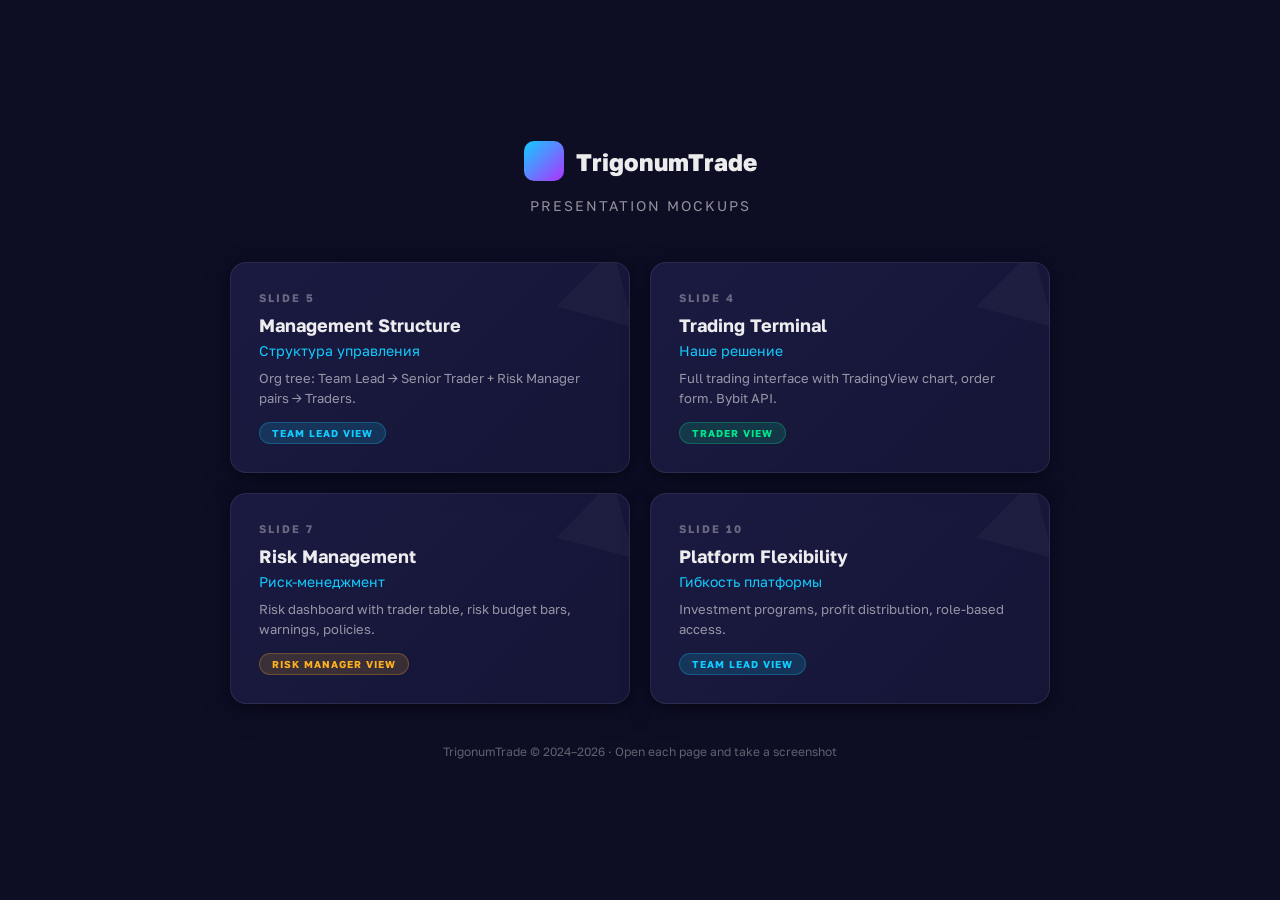
<file: index.html>
<!DOCTYPE html>
<html lang="en">
<head>
<meta charset="UTF-8">
<meta name="viewport" content="width=device-width, initial-scale=1.0">
<title>TrigonumTrade — Presentation Mockups</title>
<link href="https://fonts.googleapis.com/css2?family=Golos+Text:wght@400;500;600;700;800;900&display=swap" rel="stylesheet">
<link rel="stylesheet" href="shared-tokens.css">
<style>
* { margin: 0; padding: 0; box-sizing: border-box; }
body { font-family: var(--font); background: var(--navy-900); color: var(--white-92); min-height: 100vh; display: flex; align-items: center; justify-content: center; }
.container { max-width: 900px; padding: 60px 40px; }
.header { text-align: center; margin-bottom: 48px; }
.logo-row { display: flex; align-items: center; justify-content: center; gap: 12px; margin-bottom: 16px; }
.logo-box { width: 40px; height: 40px; background: linear-gradient(135deg, var(--cyan), var(--purple)); border-radius: 10px; }
.logo-text { font-size: 24px; font-weight: 800; }
.subtitle { font-size: 14px; color: var(--white-55); letter-spacing: 2px; text-transform: uppercase; }
.cards { display: grid; grid-template-columns: repeat(2, 1fr); gap: 20px; }
.mockup-card { background: var(--card-gradient); border: 1px solid var(--white-08); border-radius: var(--r-lg); padding: 28px; text-decoration: none; color: var(--white-92); position: relative; overflow: hidden; box-shadow: var(--shadow-card); transition: transform 0.2s, box-shadow 0.2s; }
.mockup-card:hover { transform: translateY(-4px); box-shadow: var(--shadow-elevated); border-color: var(--white-15); }
.mockup-card::before { content: ''; position: absolute; top: -15px; right: -15px; width: 0; height: 0; border-left: 40px solid transparent; border-right: 40px solid transparent; border-bottom: 70px solid var(--white-03); transform: rotate(15deg); pointer-events: none; }
.slide-num { font-size: 11px; font-weight: 700; letter-spacing: 2px; text-transform: uppercase; color: var(--white-35); margin-bottom: 10px; }
.card-title { font-size: 18px; font-weight: 700; margin-bottom: 6px; }
.card-title-ru { font-size: 14px; color: var(--cyan); margin-bottom: 10px; }
.card-desc { font-size: 13px; color: var(--white-55); line-height: 1.5; }
.card-role { display: inline-block; margin-top: 14px; padding: 4px 12px; border-radius: var(--r-full); font-size: 10px; font-weight: 700; letter-spacing: 1px; text-transform: uppercase; }
.role-tl { background: rgba(18,204,255,0.15); color: var(--cyan); border: 1px solid rgba(18,204,255,0.25); }
.role-rm { background: rgba(255,176,32,0.15); color: var(--amber); border: 1px solid rgba(255,176,32,0.25); }
.role-trader { background: rgba(0,230,138,0.15); color: var(--green); border: 1px solid rgba(0,230,138,0.25); }
.footer { text-align: center; margin-top: 40px; font-size: 12px; color: var(--white-35); }
</style>
</head>
<body>
<div class="container">
  <div class="header">
    <div class="logo-row"><div class="logo-box"></div><span class="logo-text">TrigonumTrade</span></div>
    <div class="subtitle">Presentation Mockups</div>
  </div>
  <div class="cards">
    <a href="pres-org-structure.html" class="mockup-card">
      <div class="slide-num">Slide 5</div>
      <div class="card-title">Management Structure</div>
      <div class="card-title-ru">Структура управления</div>
      <div class="card-desc">Org tree: Team Lead → Senior Trader + Risk Manager pairs → Traders.</div>
      <span class="card-role role-tl">Team Lead View</span>
    </a>
    <a href="pres-trading.html" class="mockup-card">
      <div class="slide-num">Slide 4</div>
      <div class="card-title">Trading Terminal</div>
      <div class="card-title-ru">Наше решение</div>
      <div class="card-desc">Full trading interface with TradingView chart, order form. Bybit API.</div>
      <span class="card-role role-trader">Trader View</span>
    </a>
    <a href="pres-risk-management.html" class="mockup-card">
      <div class="slide-num">Slide 7</div>
      <div class="card-title">Risk Management</div>
      <div class="card-title-ru">Риск-менеджмент</div>
      <div class="card-desc">Risk dashboard with trader table, risk budget bars, warnings, policies.</div>
      <span class="card-role role-rm">Risk Manager View</span>
    </a>
    <a href="pres-platform-flexibility.html" class="mockup-card">
      <div class="slide-num">Slide 10</div>
      <div class="card-title">Platform Flexibility</div>
      <div class="card-title-ru">Гибкость платформы</div>
      <div class="card-desc">Investment programs, profit distribution, role-based access.</div>
      <span class="card-role role-tl">Team Lead View</span>
    </a>
  </div>
  <div class="footer">TrigonumTrade © 2024–2026 · Open each page and take a screenshot</div>
</div>
</body>
</html>
</file>
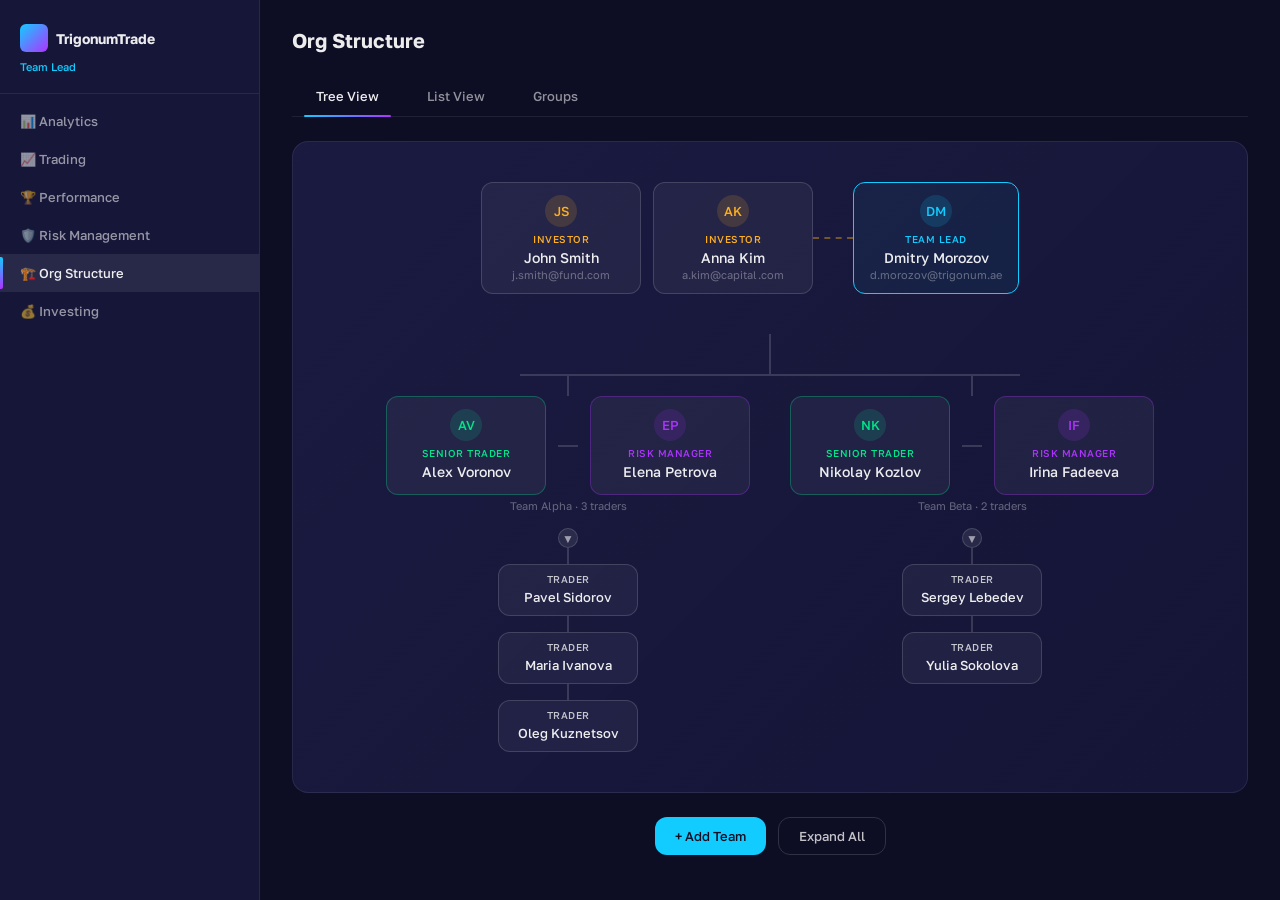
<file: pres-org-structure.html>
<!DOCTYPE html>
<html lang="en">
<head>
<meta charset="UTF-8">
<meta name="viewport" content="width=device-width, initial-scale=1.0">
<title>TrigonumTrade — Org Structure (Presentation)</title>
<link href="https://fonts.googleapis.com/css2?family=Golos+Text:wght@400;500;600;700;800;900&display=swap" rel="stylesheet">
<link rel="stylesheet" href="shared-tokens.css">
<style>
*, *::before, *::after { box-sizing: border-box; margin: 0; padding: 0; }
body { font-family: var(--font); background: var(--navy-900); color: var(--white-92); min-height: 100vh; }
.workspace { display: flex; min-height: 100vh; }
.sidebar { width: 260px; background: var(--navy-800); border-right: 1px solid var(--white-08); padding: 24px 0; flex-shrink: 0; }
.sidebar-brand { padding: 0 20px 20px; border-bottom: 1px solid var(--white-08); margin-bottom: 8px; }
.logo { display: flex; align-items: center; gap: 8px; text-decoration: none; color: var(--white-92); }
.logo-box { width: 28px; height: 28px; background: linear-gradient(135deg, var(--cyan), var(--purple)); border-radius: 6px; }
.logo-text { font-size: 14px; font-weight: 700; }
.role-tag { display: block; margin-top: 8px; font-size: 11px; font-weight: 500; letter-spacing: normal; text-transform: none; color: var(--cyan); }
.nav-item { display: flex; align-items: center; gap: 10px; padding: 11px 20px; font-size: 13px; font-weight: 500; color: var(--white-55); position: relative; cursor: pointer; text-decoration: none; text-transform: none; letter-spacing: normal; }
.nav-item:hover { color: var(--white-75); background: var(--white-05); }
.nav-item.active { color: var(--white-92); background: var(--white-08); }
.nav-item.active::before { content: ''; position: absolute; left: 0; top: 3px; bottom: 3px; width: 3px; border-radius: 0 2px 2px 0; background: linear-gradient(180deg, var(--cyan), var(--purple)); }
.main { flex: 1; padding: 28px 32px; overflow: auto; }
.sub-tabs { display: flex; border-bottom: 1px solid var(--white-08); margin-bottom: 24px; }
.sub-tab { padding: 12px 24px; font-size: 13px; font-weight: 500; color: var(--white-55); background: none; border: none; cursor: pointer; position: relative; }
.sub-tab:hover { color: var(--white-75); }
.sub-tab.active { color: var(--white-92); }
.sub-tab.active::after { content: ''; position: absolute; bottom: -1px; left: 12px; right: 12px; height: 2px; background: linear-gradient(90deg, var(--cyan), var(--purple)); border-radius: 2px; }
.page-header { display: flex; align-items: center; justify-content: space-between; margin-bottom: 24px; }
.page-title { font-size: 20px; font-weight: 700; }
.tree-container { background: var(--card-gradient); border: 1px solid var(--white-08); border-radius: var(--r-lg); padding: 40px 32px; overflow-x: auto; }
.tree-root { display: flex; flex-direction: column; align-items: center; }
.root-level { display: flex; align-items: center; gap: 0; margin-bottom: 40px; position: relative; }
.tree-node { background: var(--white-05); border: 1px solid var(--white-15); border-radius: var(--r-md); padding: 12px 16px; min-width: 160px; text-align: center; position: relative; cursor: pointer; transition: all 0.2s; }
.tree-node:hover { border-color: var(--cyan); background: var(--white-08); }
.node-avatar { width: 32px; height: 32px; border-radius: 50%; background: var(--white-08); display: flex; align-items: center; justify-content: center; margin: 0 auto 6px; font-size: 13px; font-weight: 500; color: var(--white-55); }
.node-role { font-size: 10px; font-weight: 500; text-transform: uppercase; letter-spacing: 0.5px; margin-bottom: 4px; }
.node-role.team-lead { color: var(--cyan); } .node-role.investor { color: var(--amber); }
.node-role.senior-trader { color: var(--green); } .node-role.risk-manager { color: var(--purple); }
.node-role.trader { color: var(--white-75); }
.node-name { font-size: 14px; font-weight: 500; color: var(--white-92); margin-bottom: 2px; }
.node-email { font-size: 11px; color: var(--white-35); }
.investors-group { display: flex; gap: 12px; }
.dashed-line { width: 40px; height: 0; border-top: 2px dashed var(--amber); opacity: 0.4; }
.vertical-connector { width: 2px; height: 40px; background: var(--white-15); margin: 0 auto; }
.pairs-level { display: flex; gap: 40px; justify-content: center; }
.pair-group { display: flex; flex-direction: column; align-items: center; }
.pair-header { display: flex; align-items: center; gap: 12px; margin-bottom: 4px; }
.pair-connector-line { width: 20px; height: 2px; background: var(--white-15); }
.pair-label { font-size: 11px; color: var(--white-35); margin-bottom: 12px; text-align: center; }
.expand-toggle { width: 20px; height: 20px; border-radius: 50%; background: var(--white-08); border: 1px solid var(--white-15); display: flex; align-items: center; justify-content: center; cursor: pointer; font-size: 12px; color: var(--white-55); margin-top: 4px; }
.traders-list { display: flex; flex-direction: column; align-items: center; gap: 0; }
.trader-connector { width: 2px; height: 16px; background: var(--white-15); }
.tree-node.trader-node { min-width: 140px; padding: 8px 12px; }
.tree-node.trader-node .node-name { font-size: 13px; }
.bottom-toolbar { display: flex; gap: 12px; margin-top: 24px; justify-content: center; }
</style>
</head>
<body>
<div class="video-bg-container"><video src="https://ipostny.github.io/trigonum-design-mockups/video-header.mp4" autoplay muted loop playsinline></video></div>
<div class="prototype-badge">PROTOTYPE</div>
<div class="workspace">
  <div class="sidebar">
    <div class="sidebar-brand"><a class="logo"><div class="logo-box"></div><span class="logo-text">TrigonumTrade</span></a><div class="role-tag">Team Lead</div></div>
    <a class="nav-item">&#128202; Analytics</a><a class="nav-item">&#128200; Trading</a><a class="nav-item">&#127942; Performance</a>
    <a class="nav-item">&#128737;&#65039; Risk Management</a><a class="nav-item active">&#127959;&#65039; Org Structure</a><a class="nav-item">&#128176; Investing</a>
  </div>
  <div class="main">
    <div class="page-header"><h1 class="page-title">Org Structure</h1></div>
    <div class="sub-tabs"><button class="sub-tab active">Tree View</button><button class="sub-tab">List View</button><button class="sub-tab">Groups</button></div>
    <div class="tree-container"><div class="tree-root">
      <div class="root-level">
        <div class="investors-group">
          <div class="tree-node"><div class="node-avatar" style="background:rgba(255,176,32,0.15);color:var(--amber);">JS</div><div class="node-role investor">Investor</div><div class="node-name">John Smith</div><div class="node-email">j.smith@fund.com</div></div>
          <div class="tree-node"><div class="node-avatar" style="background:rgba(255,176,32,0.15);color:var(--amber);">AK</div><div class="node-role investor">Investor</div><div class="node-name">Anna Kim</div><div class="node-email">a.kim@capital.com</div></div>
        </div>
        <div class="dashed-line"></div>
        <div class="tree-node" style="border-color:var(--cyan);background:rgba(18,204,255,0.05);"><div class="node-avatar" style="background:rgba(18,204,255,0.15);color:var(--cyan);">DM</div><div class="node-role team-lead">Team Lead</div><div class="node-name">Dmitry Morozov</div><div class="node-email">d.morozov@trigonum.ae</div></div>
        <div style="width:40px;"></div>
      </div>
      <div class="vertical-connector"></div>
      <div style="width:500px;height:2px;background:var(--white-15);margin-bottom:0;"></div>
      <div class="pairs-level">
        <div class="pair-group">
          <div style="width:2px;height:20px;background:var(--white-15);margin:0 auto;"></div>
          <div class="pair-header">
            <div class="tree-node" style="border-color:rgba(0,230,138,0.3);"><div class="node-avatar" style="background:rgba(0,230,138,0.15);color:var(--green);">AV</div><div class="node-role senior-trader">Senior Trader</div><div class="node-name">Alex Voronov</div></div>
            <div class="pair-connector-line"></div>
            <div class="tree-node" style="border-color:rgba(175,51,255,0.3);"><div class="node-avatar" style="background:rgba(175,51,255,0.15);color:var(--purple);">EP</div><div class="node-role risk-manager">Risk Manager</div><div class="node-name">Elena Petrova</div></div>
          </div>
          <div class="pair-label">Team Alpha · 3 traders</div>
          <div class="expand-toggle">&#9660;</div>
          <div class="traders-list">
            <div class="trader-connector"></div><div class="tree-node trader-node"><div class="node-role trader">Trader</div><div class="node-name">Pavel Sidorov</div></div>
            <div class="trader-connector"></div><div class="tree-node trader-node"><div class="node-role trader">Trader</div><div class="node-name">Maria Ivanova</div></div>
            <div class="trader-connector"></div><div class="tree-node trader-node"><div class="node-role trader">Trader</div><div class="node-name">Oleg Kuznetsov</div></div>
          </div>
        </div>
        <div class="pair-group">
          <div style="width:2px;height:20px;background:var(--white-15);margin:0 auto;"></div>
          <div class="pair-header">
            <div class="tree-node" style="border-color:rgba(0,230,138,0.3);"><div class="node-avatar" style="background:rgba(0,230,138,0.15);color:var(--green);">NK</div><div class="node-role senior-trader">Senior Trader</div><div class="node-name">Nikolay Kozlov</div></div>
            <div class="pair-connector-line"></div>
            <div class="tree-node" style="border-color:rgba(175,51,255,0.3);"><div class="node-avatar" style="background:rgba(175,51,255,0.15);color:var(--purple);">IF</div><div class="node-role risk-manager">Risk Manager</div><div class="node-name">Irina Fadeeva</div></div>
          </div>
          <div class="pair-label">Team Beta · 2 traders</div>
          <div class="expand-toggle">&#9660;</div>
          <div class="traders-list">
            <div class="trader-connector"></div><div class="tree-node trader-node"><div class="node-role trader">Trader</div><div class="node-name">Sergey Lebedev</div></div>
            <div class="trader-connector"></div><div class="tree-node trader-node"><div class="node-role trader">Trader</div><div class="node-name">Yulia Sokolova</div></div>
          </div>
        </div>
      </div>
    </div></div>
    <div class="bottom-toolbar"><button class="btn-primary" style="font-family:var(--font);">+ Add Team</button><button class="btn-secondary" style="font-family:var(--font);">Expand All</button></div>
  </div>
</div>
</body>
</html>
</file>
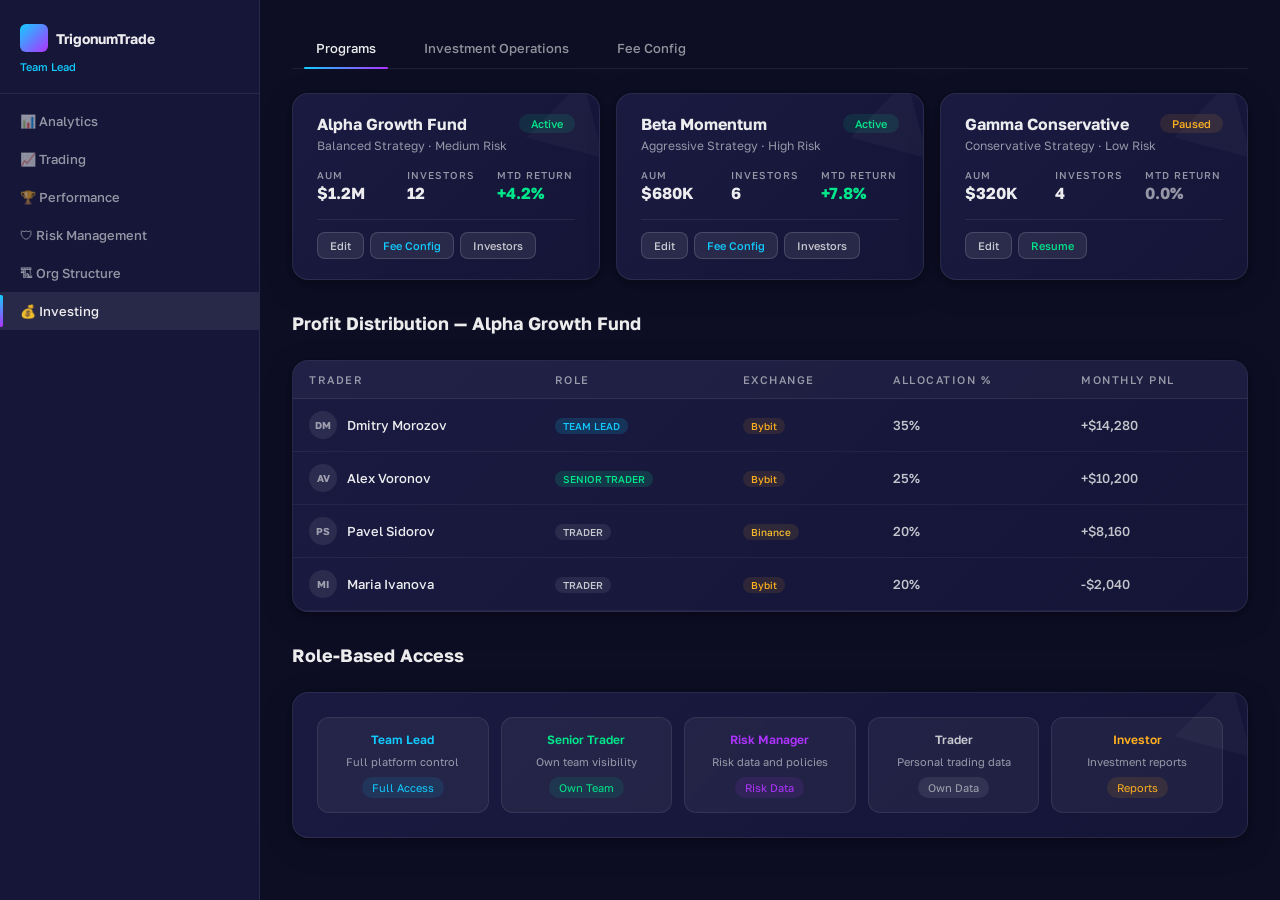
<file: pres-platform-flexibility.html>
<!DOCTYPE html>
<html lang="en">
<head>
<meta charset="UTF-8">
<meta name="viewport" content="width=device-width, initial-scale=1.0">
<title>TrigonumTrade — Platform Flexibility (Presentation)</title>
<link href="https://fonts.googleapis.com/css2?family=Golos+Text:wght@400;500;600;700;800;900&display=swap" rel="stylesheet">
<link rel="stylesheet" href="shared-tokens.css">
<style>
*, *::before, *::after { box-sizing: border-box; margin: 0; padding: 0; }

body {
  font-family: var(--font);
  background: var(--navy-900);
  color: var(--white-92);
  min-height: 100vh;
}

.workspace { display: flex; min-height: 100vh; }

.sidebar {
  width: 260px;
  background: var(--navy-800);
  border-right: 1px solid var(--white-08);
  padding: 24px 0;
  flex-shrink: 0;
}

.sidebar-brand {
  padding: 0 20px 20px;
  border-bottom: 1px solid var(--white-08);
  margin-bottom: 8px;
}

.logo { display: flex; align-items: center; gap: 8px; text-decoration: none; color: var(--white-92); }
.logo-box { width: 28px; height: 28px; background: linear-gradient(135deg, var(--cyan), var(--purple)); border-radius: 6px; }
.logo-text { font-size: 14px; font-weight: 700; }

.role-tag {
  display: block; margin-top: 8px;
  font-size: 11px; font-weight: 500; letter-spacing: normal; text-transform: none;
  color: var(--cyan);
}

.nav-item {
  display: flex; align-items: center; gap: 10px;
  padding: 11px 20px; font-size: 13px; font-weight: 500;
  color: var(--white-55); position: relative; cursor: pointer; text-decoration: none;
  text-transform: none; letter-spacing: normal;
}
.nav-item:hover { color: var(--white-75); background: var(--white-05); }
.nav-item.active { color: var(--white-92); background: var(--white-08); }
.nav-item.active::before {
  content: ''; position: absolute; left: 0; top: 3px; bottom: 3px; width: 3px;
  border-radius: 0 2px 2px 0;
  background: linear-gradient(180deg, var(--cyan), var(--purple));
}

.main { flex: 1; padding: 28px 32px; overflow: auto; }

/* Sub-tabs */
.sub-tabs { display: flex; border-bottom: 1px solid var(--white-08); margin-bottom: 24px; }

.sub-tab {
  padding: 12px 24px; font-size: 13px; font-weight: 500;
  color: var(--white-55); background: none; border: none; cursor: pointer; position: relative;
}
.sub-tab:hover { color: var(--white-75); }
.sub-tab.active { color: var(--white-92); }
.sub-tab.active::after {
  content: ''; position: absolute; bottom: -1px; left: 12px; right: 12px; height: 2px;
  background: linear-gradient(90deg, var(--cyan), var(--purple)); border-radius: 2px;
}

/* Program cards grid */
.programs-grid {
  display: grid;
  grid-template-columns: repeat(3, 1fr);
  gap: 16px;
  margin-bottom: 32px;
}

.program-card {
  background: var(--card-gradient);
  border: 1px solid var(--white-08);
  border-radius: var(--r-lg);
  padding: 20px 24px;
  box-shadow: var(--shadow-card);
  transition: transform 0.2s, box-shadow 0.2s;
  position: relative;
  overflow: hidden;
}
.program-card:hover {
  transform: translateY(-2px);
  box-shadow: var(--shadow-elevated);
}
.program-card::before {
  content: '';
  position: absolute; top: -15px; right: -15px;
  width: 0; height: 0;
  border-left: 40px solid transparent;
  border-right: 40px solid transparent;
  border-bottom: 70px solid var(--white-03);
  transform: rotate(15deg);
  pointer-events: none;
}

.program-header {
  display: flex; justify-content: space-between; align-items: flex-start;
  margin-bottom: 16px;
}
.program-name { font-size: 16px; font-weight: 700; margin-bottom: 4px; }
.program-strategy { font-size: 12px; color: var(--white-55); }

.badge {
  display: inline-block; padding: 3px 12px;
  border-radius: var(--r-full); font-size: 11px; font-weight: 500;
}
.badge-active { background: rgba(0,230,138,0.1); color: var(--green); }
.badge-paused { background: rgba(255,176,32,0.1); color: var(--amber); }

.program-metrics {
  display: grid; grid-template-columns: repeat(3, 1fr);
  gap: 12px; margin-bottom: 16px;
}

.metric-label {
  font-size: 10px; font-weight: 500; letter-spacing: 1px;
  text-transform: uppercase; color: var(--white-55); margin-bottom: 2px;
}
.metric-value { font-size: 16px; font-weight: 700; }

.program-actions {
  display: flex; gap: 6px;
  border-top: 1px solid var(--white-08); padding-top: 12px;
}
.action-btn-sm {
  padding: 6px 12px; border-radius: var(--r-sm);
  font-size: 11px; font-weight: 500; cursor: pointer;
  border: 1px solid var(--white-15); background: var(--white-08);
  color: var(--white-75); font-family: var(--font);
}
.action-btn-sm:hover { background: var(--white-15); }

/* Section header */
.section-header {
  display: flex; align-items: center; justify-content: space-between;
  margin-bottom: 20px;
}
.section-title { font-size: 18px; font-weight: 700; }

/* Profit Distribution table */
.dist-table-card {
  background: var(--card-gradient);
  border: 1px solid var(--white-08);
  border-radius: var(--r-lg);
  overflow: hidden;
  box-shadow: var(--shadow-card);
  margin-bottom: 32px;
}

.data-table { width: 100%; border-collapse: separate; border-spacing: 0; }
.data-table th {
  font-size: 11px; font-weight: 500; letter-spacing: 1.5px; text-transform: uppercase;
  color: var(--white-55); padding: 12px 16px; text-align: left;
  border-bottom: 1px solid var(--white-08); background: var(--white-03);
}
.data-table td {
  font-size: 13px; padding: 12px 16px;
  border-bottom: 1px solid var(--white-05); color: var(--white-75);
}
.data-table tr:hover td { background: var(--white-03); }

.trader-cell { display: flex; align-items: center; gap: 10px; }
.trader-avatar {
  width: 28px; height: 28px; border-radius: 50%;
  background: var(--white-08); display: flex; align-items: center; justify-content: center;
  font-size: 10px; font-weight: 700; color: var(--white-55);
}

.role-badge-inline {
  display: inline-block; padding: 2px 8px; border-radius: var(--r-full);
  font-size: 10px; font-weight: 500; text-transform: uppercase;
}
.role-badge-inline.tl { background: rgba(18,204,255,0.15); color: var(--cyan); }
.role-badge-inline.st { background: rgba(0,230,138,0.15); color: var(--green); }
.role-badge-inline.trader { background: rgba(255,255,255,0.08); color: var(--white-75); }

.exchange-badge-sm {
  display: inline-flex; align-items: center; gap: 3px;
  padding: 2px 8px; border-radius: var(--r-full);
  font-size: 10px; font-weight: 500;
}
.exchange-badge-sm.bybit { background: rgba(255,176,32,0.1); color: var(--amber); }
.exchange-badge-sm.binance { background: rgba(243,186,47,0.1); color: #F3BA2F; }

/* Role-Based Access card */
.access-card {
  background: var(--card-gradient);
  border: 1px solid var(--white-08);
  border-radius: var(--r-lg);
  padding: 24px;
  box-shadow: var(--shadow-card);
  position: relative;
  overflow: hidden;
}
.access-card::before {
  content: '';
  position: absolute; top: -15px; right: -15px;
  width: 0; height: 0;
  border-left: 40px solid transparent;
  border-right: 40px solid transparent;
  border-bottom: 70px solid var(--white-03);
  transform: rotate(15deg);
  pointer-events: none;
}

.access-grid {
  display: grid; grid-template-columns: repeat(5, 1fr); gap: 12px;
}

.access-item {
  background: var(--white-05);
  border: 1px solid var(--white-08);
  border-radius: var(--r-md);
  padding: 14px;
  text-align: center;
}
.access-role {
  font-size: 12px; font-weight: 600; margin-bottom: 8px;
}
.access-role.tl { color: var(--cyan); }
.access-role.st { color: var(--green); }
.access-role.rm { color: var(--purple); }
.access-role.trader-role { color: var(--white-75); }
.access-role.investor-role { color: var(--amber); }

.access-level {
  font-size: 11px; color: var(--white-55);
  padding: 4px 10px; border-radius: var(--r-full);
  background: var(--white-08); display: inline-block;
}
.access-level.full { background: rgba(18,204,255,0.1); color: var(--cyan); }
.access-level.team { background: rgba(0,230,138,0.1); color: var(--green); }
.access-level.risk { background: rgba(175,51,255,0.1); color: var(--purple); }
.access-level.own { background: var(--white-08); color: var(--white-55); }
.access-level.reports { background: rgba(255,176,32,0.1); color: var(--amber); }

.pnl-positive { color: var(--green); font-weight: 500; }
.pnl-negative { color: var(--red); font-weight: 500; }
</style>
</head>
<body>
<div class="video-bg-container"><video src="https://ipostny.github.io/trigonum-design-mockups/video-header.mp4" autoplay muted loop playsinline></video></div>
<div class="prototype-badge">PROTOTYPE</div>

<div class="workspace">
  <div class="sidebar">
    <div class="sidebar-brand">
      <a class="logo">
        <div class="logo-box"></div>
        <span class="logo-text">TrigonumTrade</span>
      </a>
      <div class="role-tag">Team Lead</div>
    </div>
    <a class="nav-item">&#128202; Analytics</a>
    <a class="nav-item">&#128200; Trading</a>
    <a class="nav-item">&#127942; Performance</a>
    <a class="nav-item">&#128737; Risk Management</a>
    <a class="nav-item">&#127959; Org Structure</a>
    <a class="nav-item active">&#128176; Investing</a>
  </div>

  <div class="main">
    <!-- Sub-tabs -->
    <div class="sub-tabs">
      <button class="sub-tab active">Programs</button>
      <button class="sub-tab">Investment Operations</button>
      <button class="sub-tab">Fee Config</button>
    </div>

    <!-- Investment Program Cards -->
    <div class="programs-grid">
      <!-- Program 1: Active -->
      <div class="program-card">
        <div class="program-header">
          <div>
            <div class="program-name">Alpha Growth Fund</div>
            <div class="program-strategy">Balanced Strategy &middot; Medium Risk</div>
          </div>
          <span class="badge badge-active">Active</span>
        </div>
        <div class="program-metrics">
          <div>
            <div class="metric-label">AUM</div>
            <div class="metric-value">$1.2M</div>
          </div>
          <div>
            <div class="metric-label">Investors</div>
            <div class="metric-value">12</div>
          </div>
          <div>
            <div class="metric-label">MTD Return</div>
            <div class="metric-value" style="color:var(--green);">+4.2%</div>
          </div>
        </div>
        <div class="program-actions">
          <button class="action-btn-sm">Edit</button>
          <button class="action-btn-sm" style="color:var(--cyan);">Fee Config</button>
          <button class="action-btn-sm">Investors</button>
        </div>
      </div>

      <!-- Program 2: Active -->
      <div class="program-card">
        <div class="program-header">
          <div>
            <div class="program-name">Beta Momentum</div>
            <div class="program-strategy">Aggressive Strategy &middot; High Risk</div>
          </div>
          <span class="badge badge-active">Active</span>
        </div>
        <div class="program-metrics">
          <div>
            <div class="metric-label">AUM</div>
            <div class="metric-value">$680K</div>
          </div>
          <div>
            <div class="metric-label">Investors</div>
            <div class="metric-value">6</div>
          </div>
          <div>
            <div class="metric-label">MTD Return</div>
            <div class="metric-value" style="color:var(--green);">+7.8%</div>
          </div>
        </div>
        <div class="program-actions">
          <button class="action-btn-sm">Edit</button>
          <button class="action-btn-sm" style="color:var(--cyan);">Fee Config</button>
          <button class="action-btn-sm">Investors</button>
        </div>
      </div>

      <!-- Program 3: Paused -->
      <div class="program-card">
        <div class="program-header">
          <div>
            <div class="program-name">Gamma Conservative</div>
            <div class="program-strategy">Conservative Strategy &middot; Low Risk</div>
          </div>
          <span class="badge badge-paused">Paused</span>
        </div>
        <div class="program-metrics">
          <div>
            <div class="metric-label">AUM</div>
            <div class="metric-value">$320K</div>
          </div>
          <div>
            <div class="metric-label">Investors</div>
            <div class="metric-value">4</div>
          </div>
          <div>
            <div class="metric-label">MTD Return</div>
            <div class="metric-value" style="color:var(--white-55);">0.0%</div>
          </div>
        </div>
        <div class="program-actions">
          <button class="action-btn-sm">Edit</button>
          <button class="action-btn-sm" style="color:var(--green);">Resume</button>
        </div>
      </div>
    </div>

    <!-- Profit Distribution -->
    <div class="section-header">
      <div class="section-title">Profit Distribution &mdash; Alpha Growth Fund</div>
    </div>

    <div class="dist-table-card">
      <table class="data-table">
        <thead>
          <tr>
            <th>Trader</th>
            <th>Role</th>
            <th>Exchange</th>
            <th>Allocation %</th>
            <th>Monthly PnL</th>
          </tr>
        </thead>
        <tbody>
          <tr>
            <td>
              <div class="trader-cell">
                <div class="trader-avatar">DM</div>
                <span style="font-weight:500;color:var(--white-92);">Dmitry Morozov</span>
              </div>
            </td>
            <td><span class="role-badge-inline tl">Team Lead</span></td>
            <td><span class="exchange-badge-sm bybit">Bybit</span></td>
            <td style="font-weight:500;">35%</td>
            <td class="pnl-positive">+$14,280</td>
          </tr>
          <tr>
            <td>
              <div class="trader-cell">
                <div class="trader-avatar">AV</div>
                <span style="font-weight:500;color:var(--white-92);">Alex Voronov</span>
              </div>
            </td>
            <td><span class="role-badge-inline st">Senior Trader</span></td>
            <td><span class="exchange-badge-sm bybit">Bybit</span></td>
            <td style="font-weight:500;">25%</td>
            <td class="pnl-positive">+$10,200</td>
          </tr>
          <tr>
            <td>
              <div class="trader-cell">
                <div class="trader-avatar">PS</div>
                <span style="font-weight:500;color:var(--white-92);">Pavel Sidorov</span>
              </div>
            </td>
            <td><span class="role-badge-inline trader">Trader</span></td>
            <td><span class="exchange-badge-sm binance">Binance</span></td>
            <td style="font-weight:500;">20%</td>
            <td class="pnl-positive">+$8,160</td>
          </tr>
          <tr>
            <td>
              <div class="trader-cell">
                <div class="trader-avatar">MI</div>
                <span style="font-weight:500;color:var(--white-92);">Maria Ivanova</span>
              </div>
            </td>
            <td><span class="role-badge-inline trader">Trader</span></td>
            <td><span class="exchange-badge-sm bybit">Bybit</span></td>
            <td style="font-weight:500;">20%</td>
            <td class="pnl-negative">-$2,040</td>
          </tr>
        </tbody>
      </table>
    </div>

    <!-- Role-Based Access -->
    <div class="section-header">
      <div class="section-title">Role-Based Access</div>
    </div>

    <div class="access-card">
      <div class="access-grid">
        <div class="access-item">
          <div class="access-role tl">Team Lead</div>
          <div style="font-size:11px;color:var(--white-55);margin-bottom:8px;">Full platform control</div>
          <span class="access-level full">Full Access</span>
        </div>
        <div class="access-item">
          <div class="access-role st">Senior Trader</div>
          <div style="font-size:11px;color:var(--white-55);margin-bottom:8px;">Own team visibility</div>
          <span class="access-level team">Own Team</span>
        </div>
        <div class="access-item">
          <div class="access-role rm">Risk Manager</div>
          <div style="font-size:11px;color:var(--white-55);margin-bottom:8px;">Risk data and policies</div>
          <span class="access-level risk">Risk Data</span>
        </div>
        <div class="access-item">
          <div class="access-role trader-role">Trader</div>
          <div style="font-size:11px;color:var(--white-55);margin-bottom:8px;">Personal trading data</div>
          <span class="access-level own">Own Data</span>
        </div>
        <div class="access-item">
          <div class="access-role investor-role">Investor</div>
          <div style="font-size:11px;color:var(--white-55);margin-bottom:8px;">Investment reports</div>
          <span class="access-level reports">Reports</span>
        </div>
      </div>
    </div>

  </div><!-- /main -->
</div><!-- /workspace -->
</body>
</html>
</file>
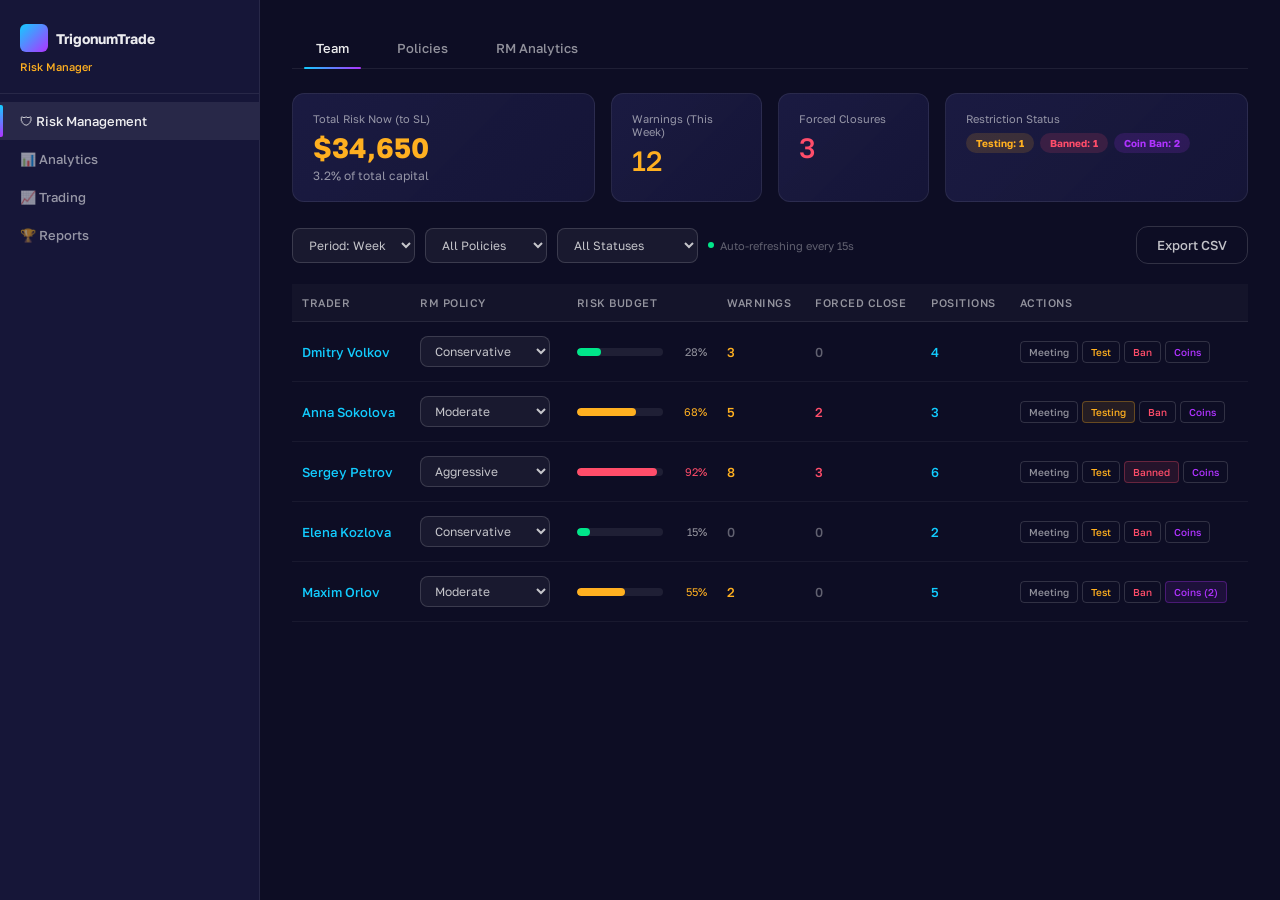
<file: pres-risk-management.html>
<!DOCTYPE html>
<html lang="en">
<head>
<meta charset="UTF-8">
<meta name="viewport" content="width=device-width, initial-scale=1.0">
<title>TrigonumTrade — Risk Management (Presentation)</title>
<link href="https://fonts.googleapis.com/css2?family=Golos+Text:wght@400;500;600;700;800;900&display=swap" rel="stylesheet">
<link rel="stylesheet" href="shared-tokens.css">
<style>
*, *::before, *::after { box-sizing: border-box; margin: 0; padding: 0; }

body {
  font-family: var(--font);
  background: var(--navy-900);
  color: var(--white-92);
  min-height: 100vh;
}

.workspace { display: flex; min-height: 100vh; }

.sidebar {
  width: 260px;
  background: var(--navy-800);
  border-right: 1px solid var(--white-08);
  padding: 24px 0;
  flex-shrink: 0;
}

.sidebar-brand {
  padding: 0 20px 20px;
  border-bottom: 1px solid var(--white-08);
  margin-bottom: 8px;
}

.logo { display: flex; align-items: center; gap: 8px; text-decoration: none; color: var(--white-92); }
.logo-box { width: 28px; height: 28px; background: linear-gradient(135deg, var(--cyan), var(--purple)); border-radius: 6px; }
.logo-text { font-size: 14px; font-weight: 700; }

.role-tag {
  display: block; margin-top: 8px;
  font-size: 11px; font-weight: 500; letter-spacing: normal; text-transform: none;
  color: var(--amber);
}

.nav-item {
  display: flex; align-items: center; gap: 10px;
  padding: 11px 20px; font-size: 13px; font-weight: 500;
  color: var(--white-55); position: relative; cursor: pointer; text-decoration: none;
  text-transform: none; letter-spacing: normal;
}
.nav-item:hover { color: var(--white-75); background: var(--white-05); }
.nav-item.active { color: var(--white-92); background: var(--white-08); }
.nav-item.active::before {
  content: ''; position: absolute; left: 0; top: 3px; bottom: 3px; width: 3px;
  border-radius: 0 2px 2px 0;
  background: linear-gradient(180deg, var(--cyan), var(--purple));
}

.main { flex: 1; padding: 28px 32px; overflow: auto; }

/* Sub-tabs */
.sub-tabs { display: flex; border-bottom: 1px solid var(--white-08); margin-bottom: 24px; }

.sub-tab {
  padding: 12px 24px; font-size: 13px; font-weight: 500;
  color: var(--white-55); background: none; border: none; cursor: pointer; position: relative;
}
.sub-tab:hover { color: var(--white-75); }
.sub-tab.active { color: var(--white-92); }
.sub-tab.active::after {
  content: ''; position: absolute; bottom: -1px; left: 12px; right: 12px; height: 2px;
  background: linear-gradient(90deg, var(--cyan), var(--purple)); border-radius: 2px;
}

/* Summary panel */
.summary-panel {
  display: grid;
  grid-template-columns: 2fr 1fr 1fr 2fr;
  gap: 16px;
  margin-bottom: 24px;
}

.summary-card {
  background: var(--card-gradient);
  border: 1px solid var(--white-08);
  border-radius: var(--r-md);
  padding: 18px 20px;
}

.summary-card .label { font-size: 11px; color: var(--white-55); margin-bottom: 6px; }
.summary-card .value { font-size: 28px; font-weight: 700; }
.summary-card .sub { font-size: 12px; color: var(--white-55); margin-top: 4px; }

.status-chips { display: flex; gap: 6px; flex-wrap: wrap; margin-top: 8px; }

.status-chip {
  font-size: 10px; font-weight: 700; padding: 4px 10px;
  border-radius: var(--r-full); cursor: pointer;
}
.status-chip.testing { background: rgba(255,176,32,0.15); color: var(--amber); }
.status-chip.banned { background: rgba(255,77,106,0.15); color: var(--red); }
.status-chip.coin-ban { background: rgba(175,51,255,0.15); color: var(--purple); }

/* Filters */
.filters-row {
  display: flex; gap: 10px; margin-bottom: 20px; flex-wrap: wrap; align-items: center;
}

.filter-select {
  background: var(--white-05); color: var(--white-75);
  border: 1px solid var(--white-15); border-radius: var(--r-sm);
  padding: 8px 12px; font-size: 12px; font-family: var(--font);
}

.refresh-indicator {
  font-size: 11px; color: var(--white-35);
  display: flex; align-items: center; gap: 6px;
}

.refresh-dot {
  width: 6px; height: 6px; border-radius: 50%;
  background: var(--green); animation: pulse 2s infinite;
}

@keyframes pulse {
  0%, 100% { opacity: 1; }
  50% { opacity: 0.3; }
}

.btn-export {
  margin-left: auto;
  padding: 10px 20px; font-size: 13px; font-weight: 500;
  background: transparent; border: 1px solid var(--white-15);
  color: var(--white-75); border-radius: var(--r-md); cursor: pointer;
  font-family: var(--font);
}
.btn-export:hover { color: var(--white-92); border-color: var(--white-35); }

/* Risk table */
.risk-table {
  width: 100%; border-collapse: collapse; font-size: 13px;
}

.risk-table th {
  text-align: left; padding: 12px 10px;
  font-size: 11px; font-weight: 500; color: var(--white-55);
  letter-spacing: 0.5px; text-transform: uppercase;
  border-bottom: 1px solid var(--white-08); background: var(--white-03);
  white-space: nowrap;
}

.risk-table td {
  padding: 14px 10px;
  border-bottom: 1px solid var(--white-05);
  color: var(--white-75);
  vertical-align: middle;
}

.risk-table tr:hover > td { background: var(--white-03); }

/* Trader name link */
.trader-name { color: var(--cyan); font-weight: 500; cursor: pointer; text-decoration: none; }
.trader-name:hover { text-decoration: underline; }

/* Policy dropdown */
.policy-select {
  background: var(--white-05); color: var(--white-75);
  border: 1px solid var(--white-15); border-radius: var(--r-sm);
  padding: 6px 10px; font-size: 12px; font-family: var(--font);
  cursor: pointer; width: 130px;
}

/* Progress bar */
.progress-bar-container {
  display: flex; align-items: center; gap: 8px;
}

.progress-bar {
  flex: 1; height: 8px;
  background: var(--white-08); border-radius: 4px;
  overflow: hidden; min-width: 80px;
}

.progress-bar-fill {
  height: 100%; border-radius: 4px;
  transition: width 0.3s ease;
}

.progress-bar-fill.low { background: var(--green); }
.progress-bar-fill.medium { background: var(--amber); }
.progress-bar-fill.high { background: var(--red); }

.progress-label { font-size: 11px; color: var(--white-55); min-width: 36px; text-align: right; }

/* Clickable counters */
.counter-link {
  cursor: pointer; font-weight: 500; text-decoration: none;
}
.counter-link:hover { text-decoration: underline; }
.counter-link.warn { color: var(--amber); }
.counter-link.danger { color: var(--red); }
.counter-link.info { color: var(--cyan); }
.counter-link.zero { color: var(--white-35); }

/* Action buttons */
.action-group { display: flex; gap: 4px; flex-wrap: wrap; }

.action-btn {
  font-size: 10px; font-weight: 500; padding: 4px 8px;
  border-radius: 4px; cursor: pointer; white-space: nowrap;
  border: 1px solid var(--white-15); background: none;
  font-family: var(--font);
}
.action-btn:hover { border-color: var(--white-35); }
.action-btn.meeting { color: var(--white-55); }
.action-btn.meeting:hover { color: var(--cyan); }
.action-btn.testing { color: var(--amber); }
.action-btn.testing.active { background: rgba(255,176,32,0.1); border-color: rgba(255,176,32,0.3); }
.action-btn.ban { color: var(--red); }
.action-btn.ban.active { background: rgba(255,77,106,0.1); border-color: rgba(255,77,106,0.3); }
.action-btn.coins { color: var(--purple); }
</style>
</head>
<body>
<div class="video-bg-container"><video src="https://ipostny.github.io/trigonum-design-mockups/video-header.mp4" autoplay muted loop playsinline></video></div>
<div class="prototype-badge">PROTOTYPE</div>

<div class="workspace">
  <div class="sidebar">
    <div class="sidebar-brand">
      <a class="logo">
        <div class="logo-box"></div>
        <span class="logo-text">TrigonumTrade</span>
      </a>
      <div class="role-tag">Risk Manager</div>
    </div>
    <a class="nav-item active">&#128737; Risk Management</a>
    <a class="nav-item">&#128202; Analytics</a>
    <a class="nav-item">&#128200; Trading</a>
    <a class="nav-item">&#127942; Reports</a>
  </div>

  <div class="main">
    <!-- Sub-tabs -->
    <div class="sub-tabs">
      <button class="sub-tab active">Team</button>
      <button class="sub-tab">Policies</button>
      <button class="sub-tab">RM Analytics</button>
    </div>

    <!-- Summary Panel -->
    <div class="summary-panel">
      <div class="summary-card">
        <div class="label">Total Risk Now (to SL)</div>
        <div class="value" style="color:var(--amber);">$34,650</div>
        <div class="sub">3.2% of total capital</div>
      </div>
      <div class="summary-card">
        <div class="label">Warnings (This Week)</div>
        <div class="value" style="cursor:pointer;">
          <span class="counter-link warn">12</span>
        </div>
      </div>
      <div class="summary-card">
        <div class="label">Forced Closures</div>
        <div class="value" style="cursor:pointer;">
          <span class="counter-link danger">3</span>
        </div>
      </div>
      <div class="summary-card">
        <div class="label">Restriction Status</div>
        <div class="status-chips">
          <span class="status-chip testing">Testing: 1</span>
          <span class="status-chip banned">Banned: 1</span>
          <span class="status-chip coin-ban">Coin Ban: 2</span>
        </div>
      </div>
    </div>

    <!-- Filters -->
    <div class="filters-row">
      <select class="filter-select">
        <option>Period: Week</option>
        <option>Day</option>
        <option>Month</option>
      </select>
      <select class="filter-select">
        <option>All Policies</option>
        <option>Conservative</option>
        <option>Moderate</option>
        <option>Aggressive</option>
      </select>
      <select class="filter-select">
        <option>All Statuses</option>
        <option>Has Warnings</option>
        <option>Testing Assigned</option>
        <option>Trading Banned</option>
      </select>
      <div class="refresh-indicator">
        <span class="refresh-dot"></span> Auto-refreshing every 15s
      </div>
      <button class="btn-export">Export CSV</button>
    </div>

    <!-- Risk Team Table -->
    <table class="risk-table">
      <thead>
        <tr>
          <th>Trader</th>
          <th>RM Policy</th>
          <th>Risk Budget</th>
          <th>Warnings</th>
          <th>Forced Close</th>
          <th>Positions</th>
          <th>Actions</th>
        </tr>
      </thead>
      <tbody>
        <!-- Trader 1: Healthy -->
        <tr>
          <td><a class="trader-name">Dmitry Volkov</a></td>
          <td>
            <select class="policy-select">
              <option selected>Conservative</option>
              <option>Moderate</option>
              <option>Aggressive</option>
            </select>
          </td>
          <td>
            <div class="progress-bar-container">
              <div class="progress-bar">
                <div class="progress-bar-fill low" style="width:28%;"></div>
              </div>
              <span class="progress-label">28%</span>
            </div>
          </td>
          <td><span class="counter-link warn">3</span></td>
          <td><span class="counter-link zero">0</span></td>
          <td><span class="counter-link info">4</span></td>
          <td>
            <div class="action-group">
              <button class="action-btn meeting">Meeting</button>
              <button class="action-btn testing">Test</button>
              <button class="action-btn ban">Ban</button>
              <button class="action-btn coins">Coins</button>
            </div>
          </td>
        </tr>

        <!-- Trader 2: High risk -->
        <tr>
          <td><a class="trader-name">Anna Sokolova</a></td>
          <td>
            <select class="policy-select">
              <option>Conservative</option>
              <option selected>Moderate</option>
              <option>Aggressive</option>
            </select>
          </td>
          <td>
            <div class="progress-bar-container">
              <div class="progress-bar">
                <div class="progress-bar-fill medium" style="width:68%;"></div>
              </div>
              <span class="progress-label" style="color:var(--amber);">68%</span>
            </div>
          </td>
          <td><span class="counter-link warn">5</span></td>
          <td><span class="counter-link danger">2</span></td>
          <td><span class="counter-link info">3</span></td>
          <td>
            <div class="action-group">
              <button class="action-btn meeting">Meeting</button>
              <button class="action-btn testing active">Testing</button>
              <button class="action-btn ban">Ban</button>
              <button class="action-btn coins">Coins</button>
            </div>
          </td>
        </tr>

        <!-- Trader 3: Critical -->
        <tr>
          <td><a class="trader-name">Sergey Petrov</a></td>
          <td>
            <select class="policy-select">
              <option>Conservative</option>
              <option>Moderate</option>
              <option selected>Aggressive</option>
            </select>
          </td>
          <td>
            <div class="progress-bar-container">
              <div class="progress-bar">
                <div class="progress-bar-fill high" style="width:92%;"></div>
              </div>
              <span class="progress-label" style="color:var(--red);">92%</span>
            </div>
          </td>
          <td><span class="counter-link warn">8</span></td>
          <td><span class="counter-link danger">3</span></td>
          <td><span class="counter-link info">6</span></td>
          <td>
            <div class="action-group">
              <button class="action-btn meeting">Meeting</button>
              <button class="action-btn testing">Test</button>
              <button class="action-btn ban active">Banned</button>
              <button class="action-btn coins">Coins</button>
            </div>
          </td>
        </tr>

        <!-- Trader 4: Low risk -->
        <tr>
          <td><a class="trader-name">Elena Kozlova</a></td>
          <td>
            <select class="policy-select">
              <option selected>Conservative</option>
              <option>Moderate</option>
              <option>Aggressive</option>
            </select>
          </td>
          <td>
            <div class="progress-bar-container">
              <div class="progress-bar">
                <div class="progress-bar-fill low" style="width:15%;"></div>
              </div>
              <span class="progress-label">15%</span>
            </div>
          </td>
          <td><span class="counter-link zero">0</span></td>
          <td><span class="counter-link zero">0</span></td>
          <td><span class="counter-link info">2</span></td>
          <td>
            <div class="action-group">
              <button class="action-btn meeting">Meeting</button>
              <button class="action-btn testing">Test</button>
              <button class="action-btn ban">Ban</button>
              <button class="action-btn coins">Coins</button>
            </div>
          </td>
        </tr>

        <!-- Trader 5: Medium risk with coin ban -->
        <tr>
          <td><a class="trader-name">Maxim Orlov</a></td>
          <td>
            <select class="policy-select">
              <option>Conservative</option>
              <option selected>Moderate</option>
              <option>Aggressive</option>
            </select>
          </td>
          <td>
            <div class="progress-bar-container">
              <div class="progress-bar">
                <div class="progress-bar-fill medium" style="width:55%;"></div>
              </div>
              <span class="progress-label" style="color:var(--amber);">55%</span>
            </div>
          </td>
          <td><span class="counter-link warn">2</span></td>
          <td><span class="counter-link zero">0</span></td>
          <td><span class="counter-link info">5</span></td>
          <td>
            <div class="action-group">
              <button class="action-btn meeting">Meeting</button>
              <button class="action-btn testing">Test</button>
              <button class="action-btn ban">Ban</button>
              <button class="action-btn coins" style="background:rgba(175,51,255,0.1);border-color:rgba(175,51,255,0.3);">Coins (2)</button>
            </div>
          </td>
        </tr>
      </tbody>
    </table>

  </div><!-- /main -->
</div><!-- /workspace -->
</body>
</html>
</file>
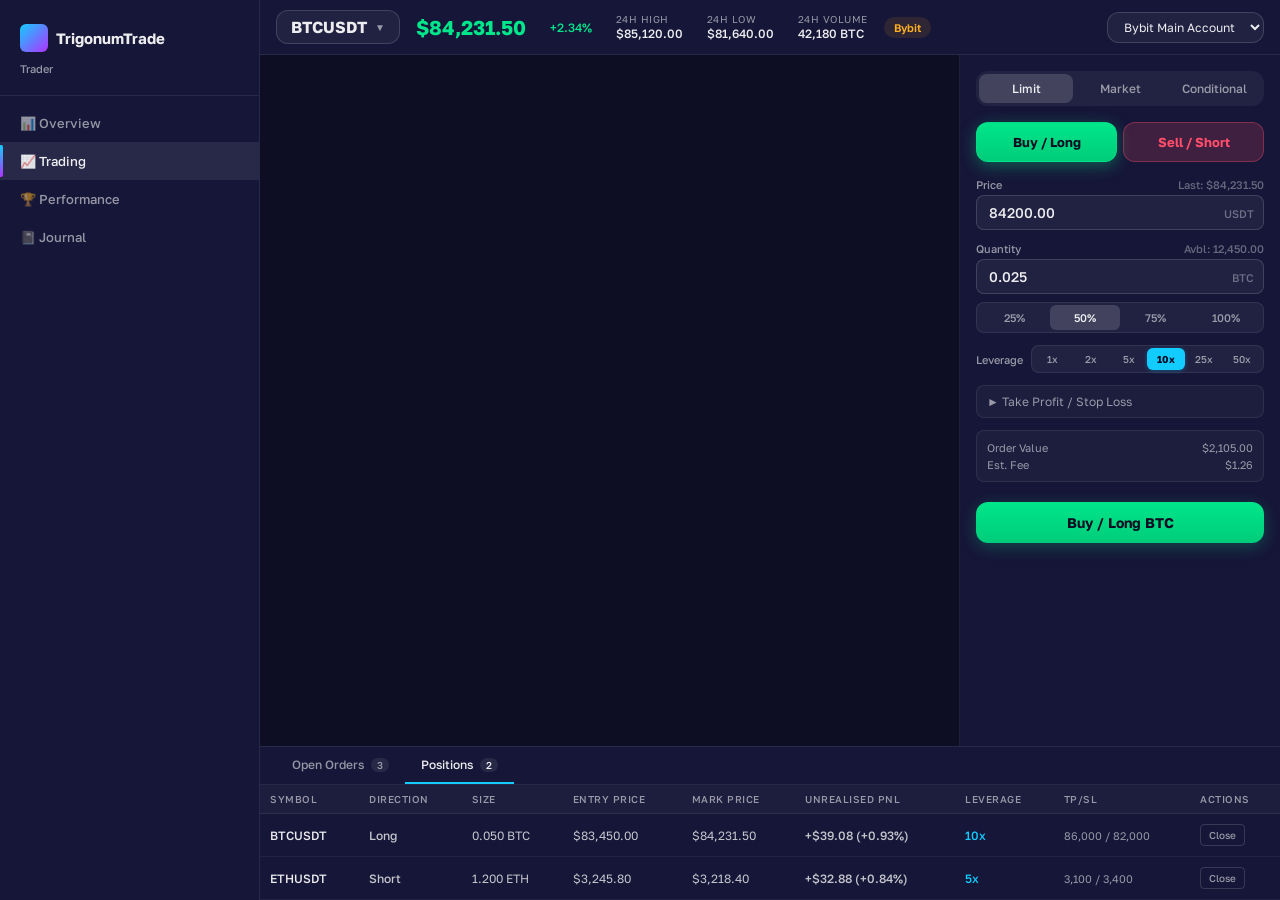
<file: pres-trading.html>
<!DOCTYPE html>
<html lang="en">
<head>
<meta charset="UTF-8">
<meta name="viewport" content="width=device-width, initial-scale=1.0">
<title>TrigonumTrade — Trading Terminal (Presentation)</title>
<link href="https://fonts.googleapis.com/css2?family=Golos+Text:wght@400;500;600;700;800;900&display=swap" rel="stylesheet">
<link rel="stylesheet" href="shared-tokens.css">
<style>
*, *::before, *::after { box-sizing: border-box; margin: 0; padding: 0; }
input[type="number"]::-webkit-outer-spin-button, input[type="number"]::-webkit-inner-spin-button { -webkit-appearance: none; margin: 0; }
input[type="number"] { -moz-appearance: textfield; }
body { font-family: var(--font); background: var(--navy-900); color: var(--white-92); min-height: 100vh; }
.workspace { display: flex; min-height: 100vh; }
.sidebar { width: 260px; background: var(--navy-800); border-right: 1px solid var(--white-08); padding: 24px 0; flex-shrink: 0; }
.sidebar-brand { padding: 0 20px 20px; border-bottom: 1px solid var(--white-08); margin-bottom: 8px; }
.logo { display: flex; align-items: center; gap: 8px; text-decoration: none; color: var(--white-92); }
.logo-box { width: 28px; height: 28px; background: linear-gradient(135deg, var(--cyan), var(--purple)); border-radius: 6px; }
.logo-text { font-size: 15px; font-weight: 700; }
.role-tag { display: block; margin-top: 10px; font-size: 11px; font-weight: 500; color: var(--white-55); }
.nav-item { display: flex; align-items: center; gap: 10px; padding: 11px 20px; font-size: 13px; font-weight: 500; color: var(--white-55); position: relative; cursor: pointer; text-decoration: none; text-transform: none; letter-spacing: normal; }
.nav-item:hover { color: var(--white-75); background: var(--white-05); }
.nav-item.active { color: var(--white-92); background: var(--white-08); }
.nav-item.active::before { content: ''; position: absolute; left: 0; top: 3px; bottom: 3px; width: 3px; border-radius: 0 2px 2px 0; background: linear-gradient(180deg, var(--cyan), var(--purple)); }
.terminal-layout { flex: 1; display: grid; grid-template-columns: 1fr 320px; grid-template-rows: auto 1fr auto; overflow: hidden; }
.terminal-top-bar { grid-column: 1 / -1; display: flex; align-items: center; gap: 16px; padding: 10px 16px; border-bottom: 1px solid var(--white-08); background: var(--navy-800); }
.symbol-selector { display: flex; align-items: center; gap: 8px; padding: 6px 14px; background: var(--white-05); border: 1px solid var(--white-15); border-radius: var(--r-md); cursor: pointer; }
.symbol-name { font-size: 16px; font-weight: 700; }
.ticker-info { display: flex; gap: 24px; align-items: center; }
.ticker-price { font-size: 20px; font-weight: 700; }
.ticker-change { font-size: 12px; font-weight: 500; }
.ticker-stat { display: flex; flex-direction: column; gap: 1px; }
.ticker-stat-label { font-size: 10px; color: var(--white-55); text-transform: uppercase; letter-spacing: 0.5px; }
.ticker-stat-value { font-size: 12px; font-weight: 500; }
.exchange-badge { display: inline-flex; align-items: center; gap: 4px; padding: 4px 10px; border-radius: var(--r-full); background: rgba(255,176,32,0.1); color: var(--amber); font-size: 11px; font-weight: 600; }
.account-selector { margin-left: auto; }
.account-select { background: var(--white-05); border: 1px solid var(--white-15); border-radius: var(--r-md); padding: 6px 12px; color: var(--white-92); font-size: 12px; font-family: var(--font); }
.chart-panel { grid-column: 1; grid-row: 2; background: var(--navy-900); border-right: 1px solid var(--white-08); min-height: 400px; }
.order-panel { grid-column: 2; grid-row: 2; background: var(--navy-800); overflow-y: auto; padding: 16px; }
.order-type-tabs { display: flex; background: var(--white-05); border-radius: var(--r-md); padding: 3px; margin-bottom: 16px; }
.order-type-btn { flex: 1; padding: 7px; border: none; border-radius: var(--r-sm); background: transparent; color: var(--white-55); font-size: 12px; font-weight: 500; cursor: pointer; text-align: center; font-family: var(--font); }
.order-type-btn.active { background: var(--white-15); color: var(--white-92); }
.side-toggle { display: grid; grid-template-columns: 1fr 1fr; gap: 6px; margin-bottom: 16px; }
.side-btn { padding: 11px; border: none; border-radius: var(--r-md); font-size: 13px; font-weight: 700; cursor: pointer; text-align: center; font-family: var(--font); }
.side-btn.buy { background: rgba(0,230,138,0.18); color: var(--green); border: 1px solid rgba(0,230,138,0.35); }
.side-btn.buy.active { background: linear-gradient(180deg, #00E68A 0%, #00CC7A 100%); color: var(--navy-900); box-shadow: 0 4px 16px rgba(0,230,138,0.35); border: 1px solid rgba(0,230,138,0.5); }
.side-btn.sell { background: rgba(255,77,106,0.18); color: var(--red); border: 1px solid rgba(255,77,106,0.35); }
.order-field { margin-bottom: 12px; }
.order-field-label { display: flex; justify-content: space-between; font-size: 11px; font-weight: 500; color: var(--white-55); margin-bottom: 4px; }
.order-input-wrapper { position: relative; }
.order-input { background: var(--white-05); border: 1px solid var(--white-15); border-radius: var(--r-sm); padding: 8px 40px 8px 12px; color: var(--white-92); font-size: 14px; width: 100%; font-weight: 500; font-family: var(--font); }
.order-input-unit { position: absolute; right: 10px; top: 50%; transform: translateY(-50%); font-size: 11px; color: var(--white-35); font-weight: 500; }
.quick-fill { display: flex; gap: 0; margin-top: 8px; background: var(--white-05); border-radius: var(--r-sm); padding: 2px; border: 1px solid var(--white-08); }
.quick-btn { flex: 1; padding: 6px 2px; border: none; border-radius: 6px; background: transparent; color: var(--white-55); font-size: 11px; font-weight: 500; cursor: pointer; font-family: var(--font); }
.quick-btn.active { background: var(--white-15); color: var(--white-92); }
.leverage-row { display: flex; align-items: center; gap: 8px; margin-bottom: 12px; }
.leverage-label { font-size: 11px; font-weight: 500; color: var(--white-55); white-space: nowrap; }
.leverage-options { display: flex; gap: 0; flex: 1; background: var(--white-05); border-radius: var(--r-sm); padding: 2px; border: 1px solid var(--white-08); }
.lev-btn { flex: 1; padding: 5px 2px; border: none; border-radius: 6px; background: transparent; color: var(--white-55); font-size: 10px; font-weight: 500; cursor: pointer; text-align: center; font-family: var(--font); }
.lev-btn.active { background: var(--cyan); color: var(--navy-900); box-shadow: 0 1px 4px rgba(18,204,255,0.3); font-weight: 700; }
.tpsl-toggle { display: flex; align-items: center; gap: 6px; font-size: 12px; color: var(--white-55); cursor: pointer; margin-bottom: 12px; padding: 8px 10px; background: var(--white-03); border: 1px solid var(--white-08); border-radius: var(--r-sm); }
.submit-btn { width: 100%; padding: 12px; border: none; border-radius: var(--r-md); font-size: 14px; font-weight: 700; cursor: pointer; background: linear-gradient(180deg, #00E68A 0%, #00CC7A 100%); color: var(--navy-900); box-shadow: 0 4px 16px rgba(0,230,138,0.25); font-family: var(--font); margin-top: 8px; }
.bottom-panel { grid-column: 1 / -1; grid-row: 3; background: var(--navy-800); border-top: 1px solid var(--white-08); max-height: 240px; overflow-y: auto; }
.bottom-tabs { display: flex; gap: 0; padding: 0 16px; border-bottom: 1px solid var(--white-08); }
.bottom-tab { padding: 10px 16px; font-size: 12px; font-weight: 500; color: var(--white-55); background: none; border: none; border-bottom: 2px solid transparent; cursor: pointer; font-family: var(--font); }
.bottom-tab.active { color: var(--white-92); border-bottom-color: var(--cyan); }
.tab-count { font-size: 10px; background: var(--white-08); padding: 1px 6px; border-radius: var(--r-full); margin-left: 4px; }
.positions-table { width: 100%; border-collapse: collapse; font-size: 12px; }
.positions-table th { text-align: left; padding: 8px 10px; font-size: 10px; font-weight: 500; color: var(--white-55); letter-spacing: 0.5px; text-transform: uppercase; border-bottom: 1px solid var(--white-08); background: var(--white-03); }
.positions-table td { padding: 10px 10px; border-bottom: 1px solid var(--white-05); color: var(--white-75); }
.positions-table tr:hover td { background: var(--white-03); }
.side-buy { color: var(--green); font-weight: 500; } .side-sell { color: var(--red); font-weight: 500; }
.pnl-positive { color: var(--green); font-weight: 500; } .pnl-negative { color: var(--red); font-weight: 500; }
.close-btn { padding: 4px 8px; border-radius: 4px; font-size: 10px; font-weight: 500; border: 1px solid var(--white-15); background: none; color: var(--white-55); cursor: pointer; font-family: var(--font); }
</style>
</head>
<body>
<div class="video-bg-container"><video src="https://ipostny.github.io/trigonum-design-mockups/video-header.mp4" autoplay muted loop playsinline></video></div>
<div class="prototype-badge">PROTOTYPE</div>
<div class="workspace">
  <div class="sidebar">
    <div class="sidebar-brand"><a class="logo"><div class="logo-box"></div><span class="logo-text">TrigonumTrade</span></a><span class="role-tag">Trader</span></div>
    <a class="nav-item">📊 Overview</a><a class="nav-item active">📈 Trading</a><a class="nav-item">🏆 Performance</a><a class="nav-item">📓 Journal</a>
  </div>
  <div class="terminal-layout">
    <div class="terminal-top-bar">
      <div class="symbol-selector"><span class="symbol-name">BTCUSDT</span><span style="color:var(--white-55);font-size:10px;">▼</span></div>
      <div class="ticker-info">
        <span class="ticker-price" style="color:var(--green);">$84,231.50</span><span class="ticker-change" style="color:var(--green);">+2.34%</span>
        <div class="ticker-stat"><span class="ticker-stat-label">24h High</span><span class="ticker-stat-value">$85,120.00</span></div>
        <div class="ticker-stat"><span class="ticker-stat-label">24h Low</span><span class="ticker-stat-value">$81,640.00</span></div>
        <div class="ticker-stat"><span class="ticker-stat-label">24h Volume</span><span class="ticker-stat-value">42,180 BTC</span></div>
      </div>
      <span class="exchange-badge">Bybit</span>
      <div class="account-selector"><select class="account-select"><option>Bybit Main Account</option></select></div>
    </div>
    <div class="chart-panel">
      <iframe src="https://s.tradingview.com/widgetembed/?hideideas=1&overrides=%7B%7D&enabled_features=%5B%5D&disabled_features=%5B%5D&locale=en&utm_source=localhost&utm_medium=widget_new&utm_campaign=chart&utm_term=BYBIT%3ABTCUSDT.P&theme=dark&style=1&timezone=exchange&studies=%5B%5D&withdateranges=1&interval=60&symboledit=0&saveimage=0&toolbarbg=0d0d24&studies_overrides=%7B%7D&symbol=BYBIT%3ABTCUSDT.P" style="width:100%;height:100%;border:none;"></iframe>
    </div>
    <div class="order-panel">
      <div class="order-type-tabs"><button class="order-type-btn active">Limit</button><button class="order-type-btn">Market</button><button class="order-type-btn">Conditional</button></div>
      <div class="side-toggle"><button class="side-btn buy active">Buy / Long</button><button class="side-btn sell">Sell / Short</button></div>
      <div class="order-field"><div class="order-field-label"><span>Price</span><span style="color:var(--white-35);">Last: $84,231.50</span></div><div class="order-input-wrapper"><input class="order-input" type="number" value="84200.00"><span class="order-input-unit">USDT</span></div></div>
      <div class="order-field"><div class="order-field-label"><span>Quantity</span><span style="color:var(--white-35);">Avbl: 12,450.00</span></div><div class="order-input-wrapper"><input class="order-input" type="number" value="0.025"><span class="order-input-unit">BTC</span></div><div class="quick-fill"><button class="quick-btn">25%</button><button class="quick-btn active">50%</button><button class="quick-btn">75%</button><button class="quick-btn">100%</button></div></div>
      <div class="leverage-row"><span class="leverage-label">Leverage</span><div class="leverage-options"><button class="lev-btn">1x</button><button class="lev-btn">2x</button><button class="lev-btn">5x</button><button class="lev-btn active">10x</button><button class="lev-btn">25x</button><button class="lev-btn">50x</button></div></div>
      <div class="tpsl-toggle">► Take Profit / Stop Loss</div>
      <div style="background:var(--white-03);border:1px solid var(--white-08);border-radius:var(--r-sm);padding:10px;margin-bottom:12px;"><div style="display:flex;justify-content:space-between;font-size:11px;color:var(--white-55);margin-bottom:4px;"><span>Order Value</span><span>$2,105.00</span></div><div style="display:flex;justify-content:space-between;font-size:11px;color:var(--white-55);"><span>Est. Fee</span><span>$1.26</span></div></div>
      <button class="submit-btn">Buy / Long BTC</button>
    </div>
    <div class="bottom-panel">
      <div class="bottom-tabs"><button class="bottom-tab">Open Orders <span class="tab-count">3</span></button><button class="bottom-tab active">Positions <span class="tab-count">2</span></button></div>
      <table class="positions-table"><thead><tr><th>Symbol</th><th>Direction</th><th>Size</th><th>Entry Price</th><th>Mark Price</th><th>Unrealised PnL</th><th>Leverage</th><th>TP/SL</th><th>Actions</th></tr></thead>
      <tbody>
        <tr><td style="font-weight:500;color:var(--white-92);">BTCUSDT</td><td class="side-buy">Long</td><td>0.050 BTC</td><td>$83,450.00</td><td>$84,231.50</td><td class="pnl-positive">+$39.08 (+0.93%)</td><td><span style="color:var(--cyan);font-weight:500;">10x</span></td><td style="font-size:11px;color:var(--white-55);">86,000 / 82,000</td><td><button class="close-btn">Close</button></td></tr>
        <tr><td style="font-weight:500;color:var(--white-92);">ETHUSDT</td><td class="side-sell">Short</td><td>1.200 ETH</td><td>$3,245.80</td><td>$3,218.40</td><td class="pnl-positive">+$32.88 (+0.84%)</td><td><span style="color:var(--cyan);font-weight:500;">5x</span></td><td style="font-size:11px;color:var(--white-55);">3,100 / 3,400</td><td><button class="close-btn">Close</button></td></tr>
      </tbody></table>
    </div>
  </div>
</div>
</body>
</html>
</file>
<file: shared-tokens.css>
/*
 * TRIGONUM DESIGN SYSTEM — Shared Tokens
 */
:root {
  --navy-900: #0D0D24; --navy-800: #161638; --navy-700: #1C1C45; --navy-600: #25254F;
  --navy-500: #3F3F8A; --navy-400: #5A5AC4; --navy-300: #7575FF;
  --cyan: #12CCFF; --purple: #AF33FF; --lime: #81E70B;
  --green: #00E68A; --red: #FF4D6A; --amber: #FFB020;
  --white-92: rgba(255,255,255,0.92); --white-75: rgba(255,255,255,0.75);
  --white-55: rgba(255,255,255,0.55); --white-35: rgba(255,255,255,0.35);
  --white-15: rgba(255,255,255,0.15); --white-08: rgba(255,255,255,0.08);
  --white-05: rgba(255,255,255,0.05); --white-03: rgba(255,255,255,0.03);
  --font: 'Golos Text', -apple-system, BlinkMacSystemFont, sans-serif;
  --r-sm: 8px; --r-md: 12px; --r-lg: 16px; --r-xl: 20px; --r-full: 9999px;
  --shadow-card: 0 2px 8px rgba(0,0,0,0.3), 0 8px 32px rgba(0,0,0,0.15);
  --shadow-elevated: 0 8px 24px rgba(0,0,0,0.4), 0 16px 48px rgba(0,0,0,0.2);
  --card-gradient: linear-gradient(135deg, rgba(28,28,69,0.9), rgba(22,22,56,0.95));
  --chart-1: #12CCFF; --chart-2: #AF33FF; --chart-3: #00E68A;
  --chart-4: #FFB020; --chart-5: #FF4D6A; --chart-6: #81E70B; --chart-line: #12CCFF;
}

/* ==== BASE RESET ==== */
*, *::before, *::after { box-sizing: border-box; }

/* Global font — body + form elements that don't inherit */
body, button, input, select, textarea, option {
  font-family: var(--font);
}
body {
  background: var(--navy-900);
  color: var(--white-92);
  margin: 0;
  min-height: 100vh;
}

/* ==== VIDEO BACKGROUND ==== */
.video-bg-container {
  position: fixed; top: 0; left: 0; right: 0; bottom: 0;
  overflow: hidden; pointer-events: none; z-index: 0;
}
.video-bg-container video {
  position: absolute; top: 50%; left: 50%;
  width: 100%; height: 100%; object-fit: cover;
  transform: translate(-50%, -50%); opacity: 0.06;
}
/* Ensure content sits above video */
.workspace, .app-shell, .page-container, .main-content, .sidebar,
body > div:not(.video-bg-container):not(.prototype-badge) {
  position: relative; z-index: 1;
}

/* ==== PROTOTYPE BADGE — hidden for presentation ==== */
.prototype-badge { display: none; }

/* ==== TYPOGRAPHY ==== */
.section-title { font-size: 20px; font-weight: 700; margin-bottom: 6px; }
.section-subtitle { font-size: 13px; color: var(--white-75); margin-bottom: 20px; }
.stat-label { font-size: 11px; font-weight: 500; letter-spacing: 1.5px; text-transform: uppercase; color: var(--white-55); margin-bottom: 6px; }
.stat-value { font-size: 28px; font-weight: 700; line-height: 1.1; }

/* ==== CARDS ==== */
.card { background: var(--card-gradient); border: 1px solid var(--white-08); border-radius: var(--r-lg); padding: 24px; position: relative; overflow: hidden; box-shadow: var(--shadow-card); transition: transform 0.2s, box-shadow 0.2s; }
.card:hover { transform: translateY(-2px); box-shadow: var(--shadow-elevated); }
.card::before { content: ''; position: absolute; top: -15px; right: -15px; width: 0; height: 0; border-left: 40px solid transparent; border-right: 40px solid transparent; border-bottom: 70px solid var(--white-03); transform: rotate(15deg); pointer-events: none; }

/* ==== TABLES ==== */
.data-table { width: 100%; border-collapse: separate; border-spacing: 0; }
.data-table th { font-size: 11px; font-weight: 500; letter-spacing: 1.5px; text-transform: uppercase; color: var(--white-55); padding: 12px 16px; text-align: left; border-bottom: 1px solid var(--white-08); }
.data-table td { font-size: 13px; padding: 12px 16px; border-bottom: 1px solid var(--white-05); color: var(--white-75); }
.data-table tr:hover td { background: var(--white-03); }

/* ==== BUTTONS ==== */
.btn-primary { background: var(--cyan); color: var(--navy-900); border: none; border-radius: var(--r-md); padding: 10px 20px; font-size: 13px; font-weight: 500; cursor: pointer; }
.btn-secondary { background: transparent; color: var(--white-75); border: 1px solid var(--white-15); border-radius: var(--r-md); padding: 10px 20px; font-size: 13px; font-weight: 500; cursor: pointer; }

/* ==== PERIOD PILLS ==== */
.period-pill { padding: 6px 14px; font-size: 12px; font-weight: 500; border-radius: var(--r-full); border: 1px solid var(--white-15); background: transparent; color: var(--white-55); cursor: pointer; }
.period-pill.active { background: var(--cyan); color: var(--navy-900); border-color: var(--cyan); }

/* ==== UTILITIES ==== */
.text-profit { color: var(--green); } .text-loss { color: var(--red); } .text-warning { color: var(--amber); }
.text-muted { color: var(--white-55); } .text-cyan { color: var(--cyan); } .text-purple { color: var(--purple); }

/* ==== GRIDS ==== */
.grid-2 { display: grid; grid-template-columns: repeat(2, 1fr); gap: 16px; margin-bottom: 24px; }
.grid-3 { display: grid; grid-template-columns: repeat(3, 1fr); gap: 16px; margin-bottom: 24px; }
.grid-4 { display: grid; grid-template-columns: repeat(4, 1fr); gap: 16px; margin-bottom: 24px; }

/* ==== SCROLLBAR ==== */
::-webkit-scrollbar { width: 6px; height: 3px; }
::-webkit-scrollbar-track { background: transparent; }
::-webkit-scrollbar-thumb { background: rgba(255,255,255,0.12); border-radius: 3px; }
* { scrollbar-width: thin; scrollbar-color: rgba(255,255,255,0.12) transparent; }
</file>
